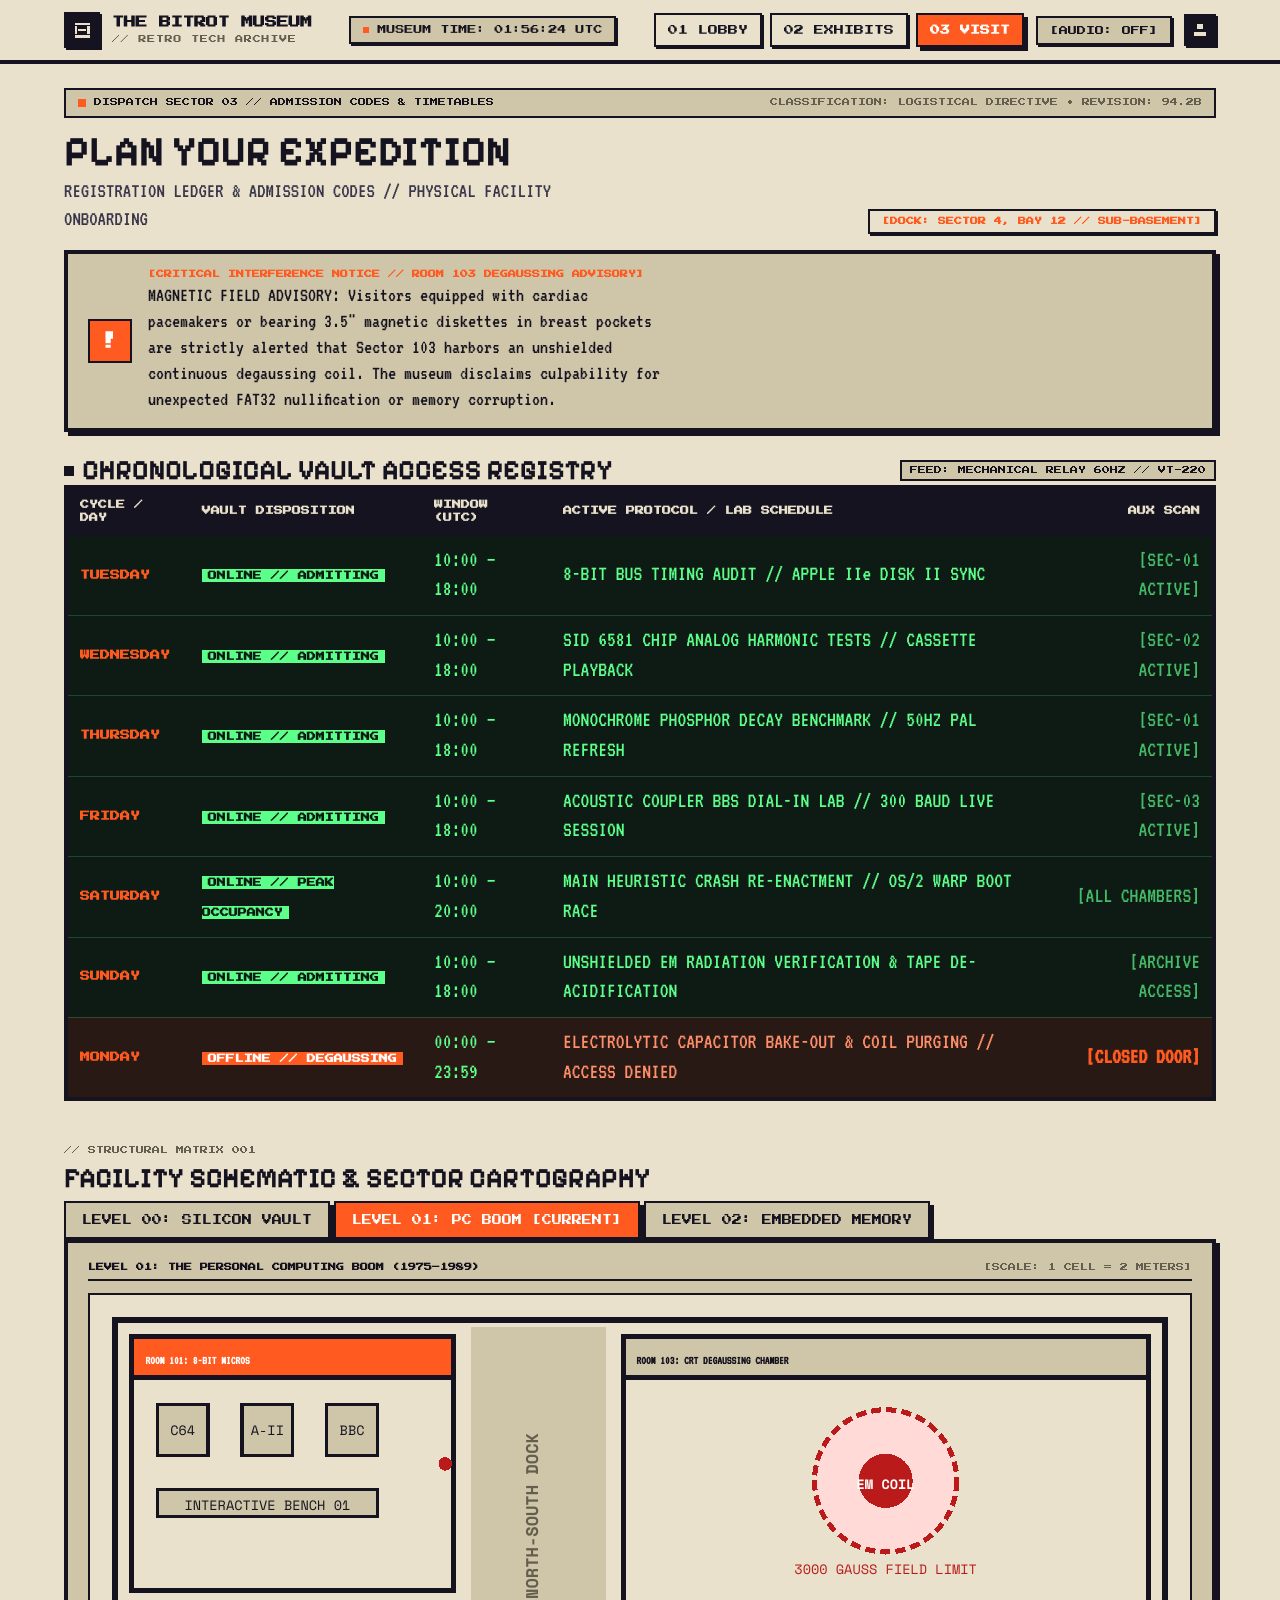
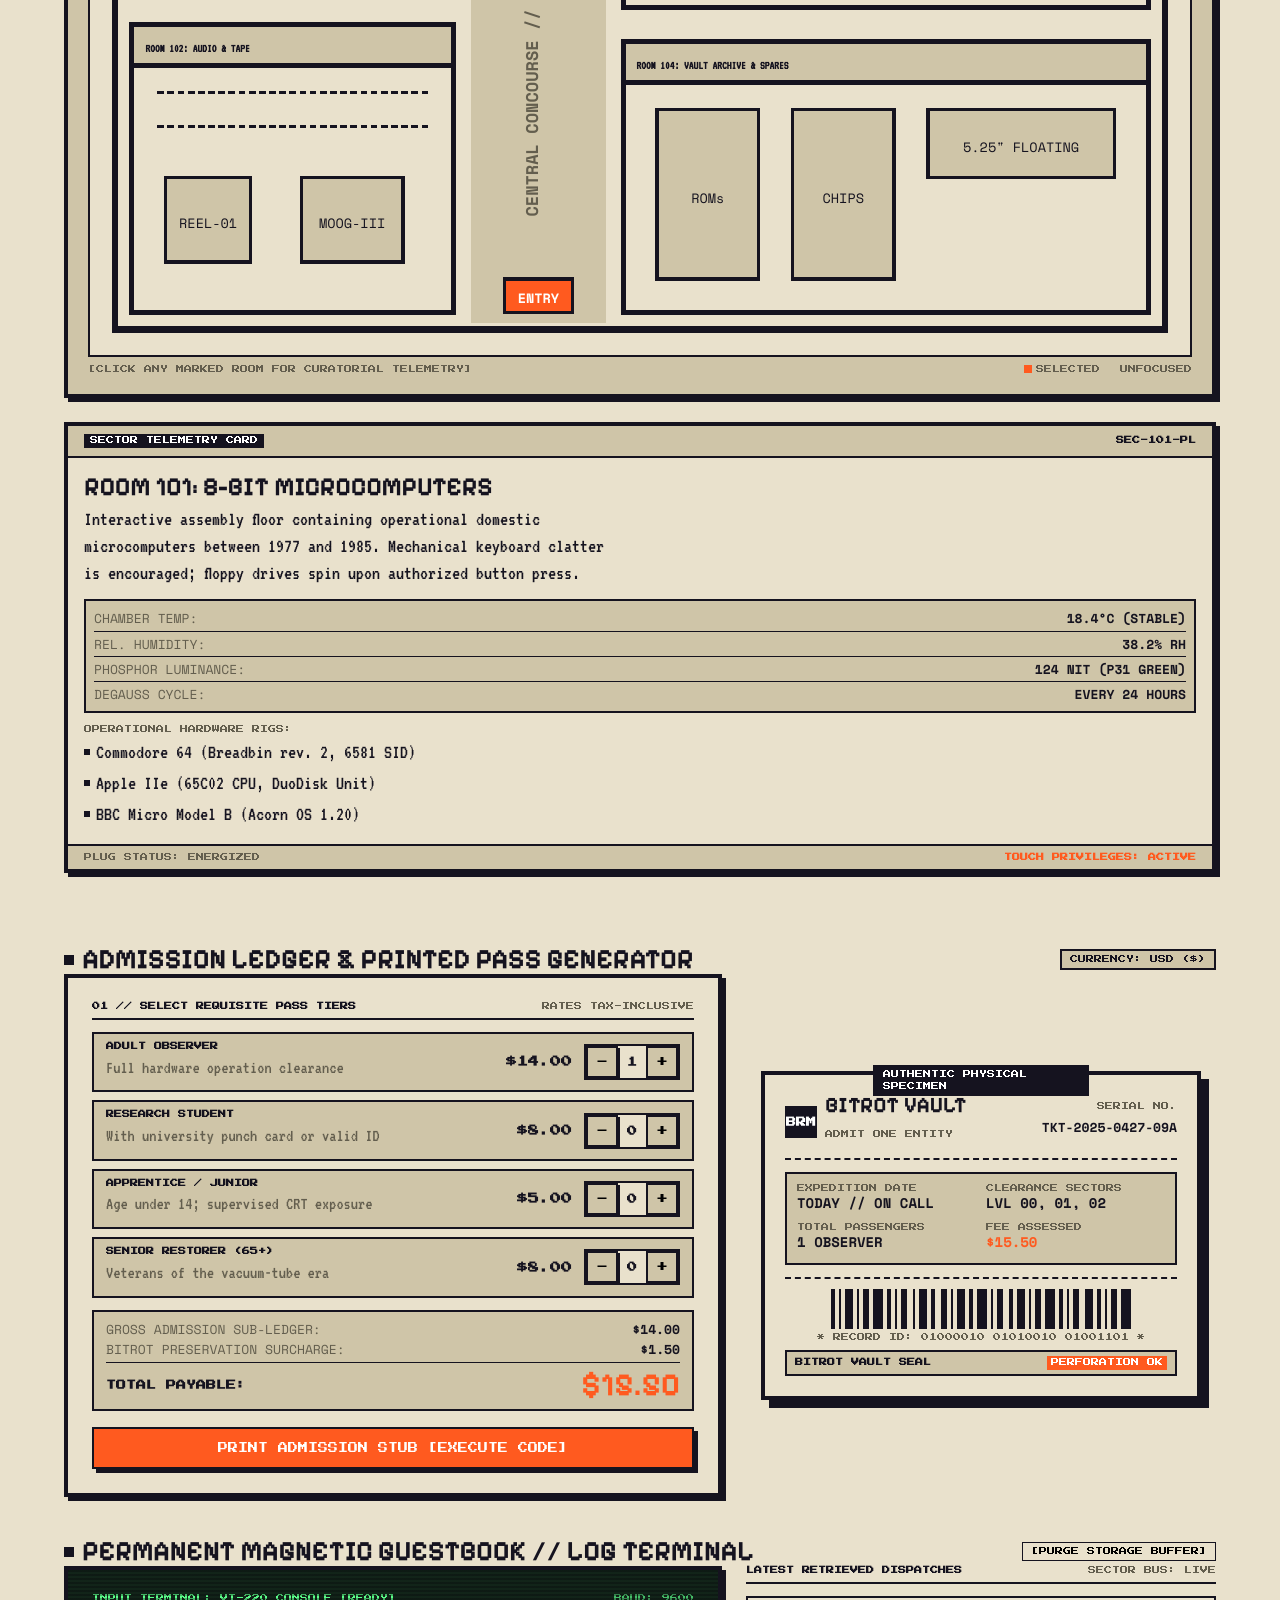
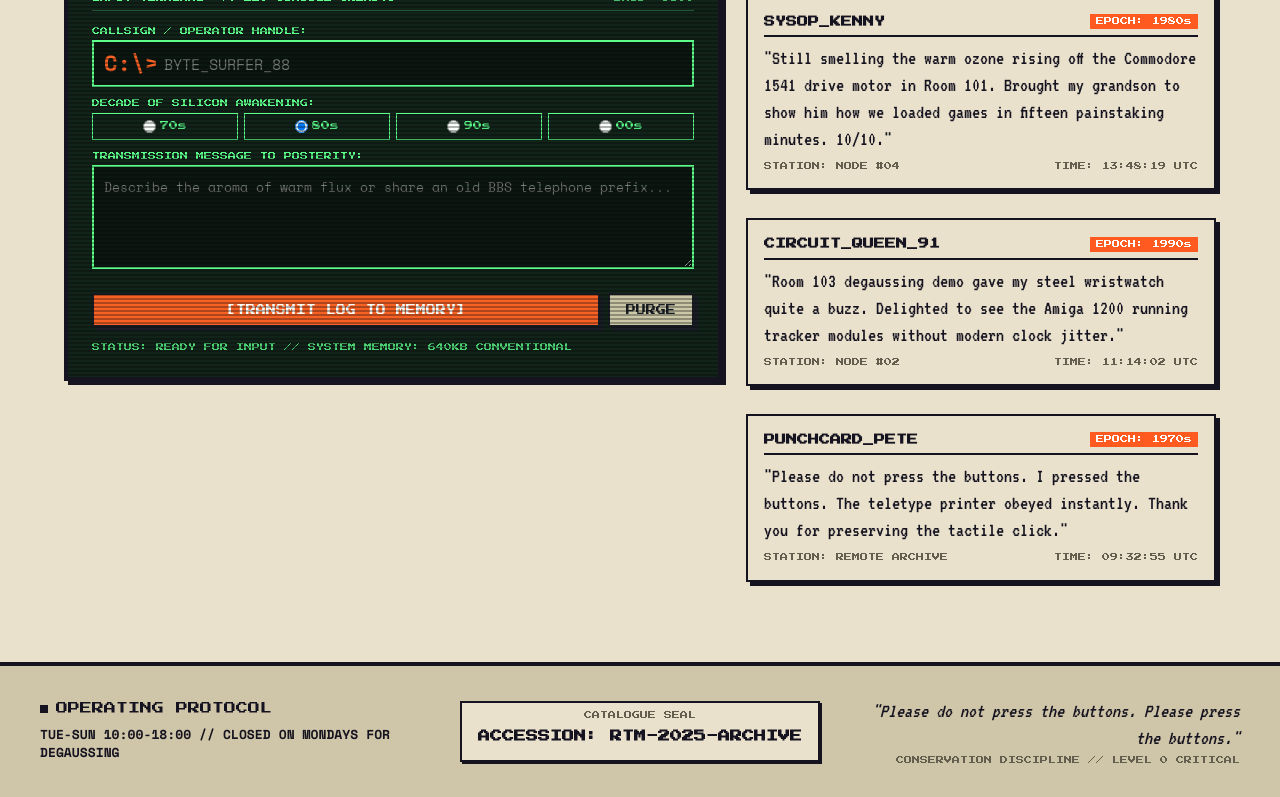
<file: visit.html>
<!DOCTYPE html>
<html lang="en">
<head>
  <meta charset="UTF-8" />
  <meta name="viewport" content="width=device-width, initial-scale=1.0" />
  <title>The Bitrot Museum // Plan Your Expedition</title>
  <meta name="description" content="Plan your expedition to The Bitrot Museum of Retro Technology. Facility cartography, admission passes, and magnetic guestbook." />
  <meta property="og:title" content="The Bitrot Museum // Plan Your Expedition" />
  <meta property="og:description" content="Facility cartography, schedule departure board, ticket generator, and magnetic guestbook." />
  <meta property="og:type" content="website" />

  <!-- Self-hosted / Google Webfonts with strict monospace fallbacks -->
  <link rel="preconnect" href="https://fonts.googleapis.com" />
  <link rel="preconnect" href="https://fonts.gstatic.com" crossorigin />
  <link href="https://fonts.googleapis.com/css2?family=Pixelify+Sans:wght@500;700&family=Press+Start+2P&family=Space+Grotesk:wght@700&family=Space+Mono:ital,wght@0,400;0,700;1,400&family=VT323&display=swap" rel="stylesheet" />

  <!-- Master Stylesheet -->
  <link rel="stylesheet" href="style.css" />
</head>
<body data-page="visit">

  <!-- ACCESSIBLE SKIP TO CONTENT -->
  <a href="#main-content" class="skip-link">SKIP TO CONTENT [ALT+S]</a>

  <!-- PERSISTENT HEADER (SHARED COMPONENT) -->
  <header class="site-header">
    <div class="header-inner">
      <!-- Logo Mark + Wordmark -->
      <a href="index.html" class="brand-anchor" aria-label="The Bitrot Museum Lobby">
        <div class="logo-badge" aria-hidden="true">
          <svg width="20" height="20" viewBox="0 0 16 16" fill="currentColor" shape-rendering="crispEdges">
            <path d="M2 2h12v2H2zm0 3h2v6H2zm10 0h2v6h-2zM2 12h12v2H2zm3-5h6v2H5z" />
          </svg>
        </div>
        <div class="brand-text">
          <span class="brand-title">THE BITROT MUSEUM</span>
          <span class="brand-sub">// RETRO TECH ARCHIVE</span>
        </div>
      </a>

      <!-- Live Museum UTC Clock -->
      <div class="museum-time-chip" title="Live System Calibration Time">
        <span class="time-pulse-dot" aria-hidden="true"></span>
        <span class="museum-live-time">MUSEUM TIME: 14:02:41 UTC</span>
      </div>

      <!-- Navigation & Controls -->
      <div class="header-actions">
        <nav class="main-nav" aria-label="Primary Museum Navigation">
          <a href="index.html" class="nav-link">01 LOBBY</a>
          <a href="exhibits.html" class="nav-link">02 EXHIBITS</a>
          <a href="visit.html" class="nav-link active" aria-current="page">03 VISIT</a>
        </nav>

        <!-- Sound Toggle -->
        <button type="button" class="btn-toggle-sound" aria-pressed="false" title="Toggle 8-Bit Web Audio Feedback">
          <span class="sound-label">[AUDIO: OFF]</span>
        </button>

        <!-- Operator Badge -->
        <div class="logo-badge" style="width: 32px; height: 32px; cursor: default;" title="Operator Terminal Active">
          <svg width="16" height="16" viewBox="0 0 16 16" fill="currentColor" shape-rendering="crispEdges">
            <path d="M5 2h6v5H5zm-3 8h12v4H2z" />
          </svg>
        </div>

        <!-- Mobile Nav Menu Trigger -->
        <button type="button" class="btn-mobile-nav" id="btn-mobile-nav-toggle" aria-label="Open Navigation Menu">
          [MENU ☰]
        </button>
      </div>
    </div>
  </header>

  <!-- MOBILE NAVIGATION FULLSCREEN OVERLAY -->
  <aside class="mobile-nav-overlay" id="mobile-nav-overlay" aria-label="Mobile Navigation Drawer">
    <div class="flex-between">
      <div class="brand-text">
        <span class="brand-title" style="color: var(--paper);">THE BITROT MUSEUM</span>
        <span class="brand-sub" style="color: var(--shade);">// SYSTEM ROUTE SELECTOR</span>
      </div>
      <button type="button" class="btn-pixel btn-signal" id="btn-mobile-nav-close">
        [CLOSE X]
      </button>
    </div>

    <nav class="mobile-nav-links">
      <a href="index.html" class="mobile-nav-item">01 LOBBY (OVERVIEW)</a>
      <a href="exhibits.html" class="mobile-nav-item">02 EXHIBITS (9 SPECIMENS)</a>
      <a href="visit.html" class="mobile-nav-item active">03 VISIT (CARTOGRAPHY & PASSES)</a>
    </nav>

    <div style="border-top: 2px solid var(--paper); padding-top: 16px;">
      <span class="pixel-label-sm" style="color: var(--shade);">MUSEUM ARCHIVE OPERATIONAL // CONSERVATION DISCIPLINE</span>
    </div>
  </aside>

  <!-- MAIN VISIT CONTENT -->
  <main id="main-content" class="container my-space-lg">

    <!-- 1. PAGE HEADER & DEGAUSSING ADVISORY DISPATCH -->
    <section class="mb-space-lg" aria-labelledby="visit-heading">
      <div class="flex-between" style="background-color: var(--shade); border: var(--border-thin); padding: 8px 12px; margin-bottom: 12px; flex-wrap: wrap; gap: 8px;">
        <div style="display: flex; align-items: center; gap: 8px;">
          <span style="width: 8px; height: 8px; background-color: var(--signal); display: inline-block;"></span>
          <span class="pixel-label-sm">DISPATCH SECTOR 03 // ADMISSION CODES & TIMETABLES</span>
        </div>
        <span class="pixel-label-sm" style="color: #635E4E;">CLASSIFICATION: LOGISTICAL DIRECTIVE • REVISION: 94.2B</span>
      </div>

      <div class="flex-between" style="flex-wrap: wrap; gap: 16px; align-items: flex-end; margin-bottom: 16px;">
        <div>
          <h1 id="visit-heading" style="font-size: 42px; line-height: 1.05;">PLAN YOUR EXPEDITION</h1>
          <p style="font-size: 21px; color: #38354A; margin-top: 4px;">
            REGISTRATION LEDGER & ADMISSION CODES // PHYSICAL FACILITY ONBOARDING
          </p>
        </div>

        <div style="background-color: var(--paper); border: var(--border-thin); padding: 6px 12px; display: flex; align-items: center; gap: 8px; box-shadow: var(--shadow-sm);">
          <span class="pixel-label-sm" style="color: var(--signal); font-weight: bold;">[DOCK: SECTOR 4, BAY 12 // SUB-BASEMENT]</span>
        </div>
      </div>

      <!-- Critical Degaussing Interference Caution Banner -->
      <aside style="background-color: var(--shade); border: var(--border-thick); box-shadow: var(--shadow-base); padding: 16px 20px; display: flex; gap: 16px; align-items: center;" aria-label="Electromagnetic Interference Notice">
        <div style="width: 44px; height: 44px; background-color: var(--signal); color: #ffffff; display: flex; align-items: center; justify-content: center; border: var(--border-thin); flex-shrink: 0; font-family: var(--font-pixel); font-size: 18px; font-weight: bold;">
          !
        </div>
        <div>
          <span class="pixel-label-sm" style="color: var(--signal); font-weight: bold; display: block; margin-bottom: 2px;">
            [CRITICAL INTERFERENCE NOTICE // ROOM 103 DEGAUSSING ADVISORY]
          </span>
          <p style="font-size: 20px; line-height: 1.3; color: var(--ink);">
            MAGNETIC FIELD ADVISORY: Visitors equipped with cardiac pacemakers or bearing 3.5" magnetic diskettes in breast pockets are strictly alerted that Sector 103 harbors an unshielded continuous degaussing coil. The museum disclaims culpability for unexpected FAT32 nullification or memory corruption.
          </p>
        </div>
      </aside>
    </section>

    <!-- 2. RETRO DEPARTURE-BOARD SCHEDULE TABLE -->
    <section class="mb-space-xl" aria-labelledby="schedule-heading">
      <div class="flex-between mb-space-sm" style="flex-wrap: wrap; gap: 8px;">
        <div style="display: flex; align-items: center; gap: 8px;">
          <span style="width: 10px; height: 10px; background-color: var(--ink); display: inline-block;"></span>
          <h2 id="schedule-heading" style="font-size: 28px;">CHRONOLOGICAL VAULT ACCESS REGISTRY</h2>
        </div>
        <span class="pixel-label-sm" style="background: var(--shade); border: var(--border-thin); padding: 4px 8px;">
          FEED: MECHANICAL RELAY 60HZ // VT-220
        </span>
      </div>

      <!-- Departure Board Terminal Enclosure -->
      <div style="overflow-x: auto;">
        <table class="departure-board-table" aria-label="Museum Opening Hours and Protocol Schedule">
          <thead>
            <tr>
              <th>CYCLE / DAY</th>
              <th>VAULT DISPOSITION</th>
              <th>WINDOW (UTC)</th>
              <th>ACTIVE PROTOCOL / LAB SCHEDULE</th>
              <th style="text-align: right;">AUX SCAN</th>
            </tr>
          </thead>
          <tbody>
            <tr>
              <td style="color: var(--signal); font-weight: bold; font-family: var(--font-pixel); font-size: 10px;">TUESDAY</td>
              <td><span style="background: var(--phosphor); color: #0E1A14; padding: 2px 6px; font-weight: bold; font-family: var(--font-pixel); font-size: 9px;">ONLINE // ADMITTING</span></td>
              <td>10:00 — 18:00</td>
              <td>8-BIT BUS TIMING AUDIT // APPLE IIe DISK II SYNC</td>
              <td style="text-align: right; color: rgba(92, 255, 138, 0.7);">[SEC-01 ACTIVE]</td>
            </tr>
            <tr>
              <td style="color: var(--signal); font-weight: bold; font-family: var(--font-pixel); font-size: 10px;">WEDNESDAY</td>
              <td><span style="background: var(--phosphor); color: #0E1A14; padding: 2px 6px; font-weight: bold; font-family: var(--font-pixel); font-size: 9px;">ONLINE // ADMITTING</span></td>
              <td>10:00 — 18:00</td>
              <td>SID 6581 CHIP ANALOG HARMONIC TESTS // CASSETTE PLAYBACK</td>
              <td style="text-align: right; color: rgba(92, 255, 138, 0.7);">[SEC-02 ACTIVE]</td>
            </tr>
            <tr>
              <td style="color: var(--signal); font-weight: bold; font-family: var(--font-pixel); font-size: 10px;">THURSDAY</td>
              <td><span style="background: var(--phosphor); color: #0E1A14; padding: 2px 6px; font-weight: bold; font-family: var(--font-pixel); font-size: 9px;">ONLINE // ADMITTING</span></td>
              <td>10:00 — 18:00</td>
              <td>MONOCHROME PHOSPHOR DECAY BENCHMARK // 50HZ PAL REFRESH</td>
              <td style="text-align: right; color: rgba(92, 255, 138, 0.7);">[SEC-01 ACTIVE]</td>
            </tr>
            <tr>
              <td style="color: var(--signal); font-weight: bold; font-family: var(--font-pixel); font-size: 10px;">FRIDAY</td>
              <td><span style="background: var(--phosphor); color: #0E1A14; padding: 2px 6px; font-weight: bold; font-family: var(--font-pixel); font-size: 9px;">ONLINE // ADMITTING</span></td>
              <td>10:00 — 18:00</td>
              <td>ACOUSTIC COUPLER BBS DIAL-IN LAB // 300 BAUD LIVE SESSION</td>
              <td style="text-align: right; color: rgba(92, 255, 138, 0.7);">[SEC-03 ACTIVE]</td>
            </tr>
            <tr>
              <td style="color: var(--signal); font-weight: bold; font-family: var(--font-pixel); font-size: 10px;">SATURDAY</td>
              <td><span style="background: var(--phosphor); color: #0E1A14; padding: 2px 6px; font-weight: bold; font-family: var(--font-pixel); font-size: 9px;">ONLINE // PEAK OCCUPANCY</span></td>
              <td>10:00 — 20:00</td>
              <td>MAIN HEURISTIC CRASH RE-ENACTMENT // OS/2 WARP BOOT RACE</td>
              <td style="text-align: right; color: rgba(92, 255, 138, 0.7);">[ALL CHAMBERS]</td>
            </tr>
            <tr>
              <td style="color: var(--signal); font-weight: bold; font-family: var(--font-pixel); font-size: 10px;">SUNDAY</td>
              <td><span style="background: var(--phosphor); color: #0E1A14; padding: 2px 6px; font-weight: bold; font-family: var(--font-pixel); font-size: 9px;">ONLINE // ADMITTING</span></td>
              <td>10:00 — 18:00</td>
              <td>UNSHIELDED EM RADIATION VERIFICATION & TAPE DE-ACIDIFICATION</td>
              <td style="text-align: right; color: rgba(92, 255, 138, 0.7);">[ARCHIVE ACCESS]</td>
            </tr>
            <tr style="background: rgba(186, 26, 26, 0.15);">
              <td style="color: #FF5A1F; font-weight: bold; font-family: var(--font-pixel); font-size: 10px;">MONDAY</td>
              <td><span style="background: var(--signal); color: #ffffff; padding: 2px 6px; font-weight: bold; font-family: var(--font-pixel); font-size: 9px;">OFFLINE // DEGAUSSING</span></td>
              <td>00:00 — 23:59</td>
              <td style="color: #FF8F6B;">ELECTROLYTIC CAPACITOR BAKE-OUT & COIL PURGING // ACCESS DENIED</td>
              <td style="text-align: right; color: var(--signal); font-weight: bold;">[CLOSED DOOR]</td>
            </tr>
          </tbody>
        </table>
      </div>
    </section>

    <!-- 3. ARCHITECTURAL 3-FLOOR CARTOGRAPHY & SECTOR INSPECTOR -->
    <section class="mb-space-xl" aria-labelledby="cartography-heading">
      <div class="flex-between mb-space-sm" style="flex-wrap: wrap; gap: 8px;">
        <div>
          <span class="pixel-label-sm" style="color: #635E4E;">// STRUCTURAL MATRIX 001</span>
          <h2 id="cartography-heading" style="font-size: 28px;">FACILITY SCHEMATIC & SECTOR CARTOGRAPHY</h2>
        </div>

        <!-- 3 Floor Switchers -->
        <div style="display: flex; gap: 4px; flex-wrap: wrap;">
          <button type="button" class="btn-pixel btn-shade" id="btn-floor-00" onclick="switchFloorLevel('lvl00')">LEVEL 00: SILICON VAULT</button>
          <button type="button" class="btn-pixel btn-signal" id="btn-floor-01" onclick="switchFloorLevel('lvl01')">LEVEL 01: PC BOOM [CURRENT]</button>
          <button type="button" class="btn-pixel btn-shade" id="btn-floor-02" onclick="switchFloorLevel('lvl02')">LEVEL 02: EMBEDDED MEMORY</button>
        </div>
      </div>

      <!-- Floor Plan Grid: Schematic + Inspector Placard -->
      <div style="display: grid; grid-template-columns: 1fr; gap: 24px;">
        <div style="display: grid; grid-template-columns: 1fr; gap: 24px;" class="hero-grid">
          <!-- Left: SVG Floor Plan Canvas -->
          <div style="background-color: var(--shade); border: var(--border-thick); box-shadow: var(--shadow-base); padding: 20px;">
            <div class="flex-between" style="border-bottom: var(--border-thin); padding-bottom: 6px; margin-bottom: 12px;">
              <span class="pixel-label-sm" id="floor-title-display" style="font-weight: bold; color: var(--ink);">LEVEL 01: THE PERSONAL COMPUTING BOOM (1975–1989)</span>
              <span class="pixel-label-sm" style="color: #635E4E;">[SCALE: 1 CELL = 2 METERS]</span>
            </div>

            <!-- Crisp Architectural Vector Blueprint -->
            <div style="background: var(--paper); border: var(--border-thin); overflow-x: auto; padding: 8px;">
              <svg width="100%" height="auto" viewBox="0 0 640 380" shape-rendering="crispEdges" style="min-width: 500px;" aria-label="Interactive Museum Floor Plan Blueprint">
                <!-- Perimeter Walls -->
                <rect x="10" y="10" width="620" height="360" fill="#E9E1CC" stroke="#15131F" stroke-width="4" />
                
                <!-- Central Concourse -->
                <rect x="220" y="14" width="80" height="352" fill="#CFC5A8" />
                <text x="260" y="190" font-family="Space Mono" font-size="10" font-weight="bold" fill="#635E4E" text-anchor="middle" transform="rotate(-90 260 190)">
                  CENTRAL CONCOURSE // NORTH-SOUTH DOCK
                </text>

                <!-- Room 101: 8-Bit Microcomputers (Interactive) -->
                <g style="cursor: pointer;" onclick="inspectFloorRoom('101')">
                  <rect x="20" y="20" width="190" height="150" fill="#E9E1CC" stroke="#15131F" stroke-width="3" />
                  <rect x="20" y="20" width="190" height="24" fill="#FF5A1F" stroke="#15131F" stroke-width="3" />
                  <text x="28" y="36" font-family="Press Start 2P" font-size="7" fill="#FFFFFF" font-weight="bold">ROOM 101: 8-BIT MICROS</text>
                  <!-- Workstations -->
                  <rect x="35" y="60" width="30" height="30" fill="#CFC5A8" stroke="#15131F" stroke-width="2" />
                  <text x="50" y="78" font-family="Space Mono" font-size="8" fill="#15131F" text-anchor="middle">C64</text>
                  <rect x="85" y="60" width="30" height="30" fill="#CFC5A8" stroke="#15131F" stroke-width="2" />
                  <text x="100" y="78" font-family="Space Mono" font-size="8" fill="#15131F" text-anchor="middle">A-II</text>
                  <rect x="135" y="60" width="30" height="30" fill="#CFC5A8" stroke="#15131F" stroke-width="2" />
                  <text x="150" y="78" font-family="Space Mono" font-size="8" fill="#15131F" text-anchor="middle">BBC</text>
                  <rect x="35" y="110" width="130" height="16" fill="#CFC5A8" stroke="#15131F" stroke-width="2" />
                  <text x="100" y="122" font-family="Space Mono" font-size="8" fill="#15131F" text-anchor="middle">INTERACTIVE BENCH 01</text>
                  <circle cx="205" cy="95" r="4" fill="#BA1A1A" />
                </g>

                <!-- Room 102: Analog Synthesis & Tape -->
                <g style="cursor: pointer;" onclick="inspectFloorRoom('102')">
                  <rect x="20" y="190" width="190" height="170" fill="#E9E1CC" stroke="#15131F" stroke-width="3" />
                  <rect x="20" y="190" width="190" height="24" fill="#CFC5A8" stroke="#15131F" stroke-width="3" />
                  <text x="28" y="206" font-family="Press Start 2P" font-size="7" fill="#15131F" font-weight="bold">ROOM 102: AUDIO & TAPE</text>
                  <line x1="35" y1="230" x2="195" y2="230" stroke="#15131F" stroke-dasharray="4 2" stroke-width="2" />
                  <line x1="35" y1="250" x2="195" y2="250" stroke="#15131F" stroke-dasharray="4 2" stroke-width="2" />
                  <rect x="40" y="280" width="50" height="50" fill="#CFC5A8" stroke="#15131F" stroke-width="2" />
                  <text x="65" y="310" font-family="Space Mono" font-size="8" fill="#15131F" text-anchor="middle">REEL-01</text>
                  <rect x="120" y="280" width="60" height="50" fill="#CFC5A8" stroke="#15131F" stroke-width="2" />
                  <text x="150" y="310" font-family="Space Mono" font-size="8" fill="#15131F" text-anchor="middle">MOOG-III</text>
                </g>

                <!-- Room 103: CRT Degaussing Chamber -->
                <g style="cursor: pointer;" onclick="inspectFloorRoom('103')">
                  <rect x="310" y="20" width="310" height="160" fill="#E9E1CC" stroke="#15131F" stroke-width="3" />
                  <rect x="310" y="20" width="310" height="24" fill="#CFC5A8" stroke="#15131F" stroke-width="3" />
                  <text x="318" y="36" font-family="Press Start 2P" font-size="7" fill="#15131F" font-weight="bold">ROOM 103: CRT DEGAUSSING CHAMBER</text>
                  <!-- High Voltage Coil Warning Core -->
                  <circle cx="465" cy="105" r="42" fill="#FFDAD6" stroke="#BA1A1A" stroke-dasharray="6 3" stroke-width="3" />
                  <circle cx="465" cy="105" r="16" fill="#BA1A1A" />
                  <text x="465" y="110" font-family="Space Mono" font-size="8" font-weight="bold" fill="#FFFFFF" text-anchor="middle">EM COIL</text>
                  <text x="465" y="160" font-family="Space Mono" font-size="8" fill="#BA1A1A" text-anchor="middle">3000 GAUSS FIELD LIMIT</text>
                </g>

                <!-- Room 104: Vault Archive & Spares -->
                <g style="cursor: pointer;" onclick="inspectFloorRoom('104')">
                  <rect x="310" y="200" width="310" height="160" fill="#E9E1CC" stroke="#15131F" stroke-width="3" />
                  <rect x="310" y="200" width="310" height="24" fill="#CFC5A8" stroke="#15131F" stroke-width="3" />
                  <text x="318" y="216" font-family="Press Start 2P" font-size="7" fill="#15131F" font-weight="bold">ROOM 104: VAULT ARCHIVE & SPARES</text>
                  <!-- Compact Storage Racks -->
                  <rect x="330" y="240" width="60" height="100" fill="#CFC5A8" stroke="#15131F" stroke-width="2" />
                  <rect x="410" y="240" width="60" height="100" fill="#CFC5A8" stroke="#15131F" stroke-width="2" />
                  <rect x="490" y="240" width="110" height="40" fill="#CFC5A8" stroke="#15131F" stroke-width="2" />
                  <text x="360" y="295" font-family="Space Mono" font-size="8" fill="#15131F" text-anchor="middle">ROMs</text>
                  <text x="440" y="295" font-family="Space Mono" font-size="8" fill="#15131F" text-anchor="middle">CHIPS</text>
                  <text x="545" y="265" font-family="Space Mono" font-size="8" fill="#15131F" text-anchor="middle">5.25" FLOATING</text>
                </g>

                <!-- Entry Airlock -->
                <rect x="240" y="340" width="40" height="20" fill="#FF5A1F" stroke="#15131F" stroke-width="2" />
                <text x="260" y="354" font-family="Space Mono" font-size="8" font-weight="bold" fill="#FFFFFF" text-anchor="middle">ENTRY</text>
              </svg>
            </div>

            <div class="flex-between pixel-label-sm" style="margin-top: 8px; color: #635E4E;">
              <span>[CLICK ANY MARKED ROOM FOR CURATORIAL TELEMETRY]</span>
              <div style="display: flex; gap: 8px;">
                <span style="display: inline-flex; align-items: center; gap: 4px;"><span style="width: 8px; height: 8px; background: var(--signal); display: inline-block;"></span> SELECTED</span>
                <span style="display: inline-flex; align-items: center; gap: 4px;"><span style="width: 8px; height: 8px; background: var(--shade); display: inline-block;"></span> UNFOCUSED</span>
              </div>
            </div>
          </div>

          <!-- Right: Room Inspector Side Placard -->
          <article class="placard" id="inspector-side-card">
            <div class="placard-header">
              <span class="pixel-label-sm" style="background: var(--ink); color: #fff; padding: 2px 6px;">SECTOR TELEMETRY CARD</span>
              <span class="pixel-label-sm" id="inspect-code" style="color: var(--ink); font-weight: bold;">SEC-101-PL</span>
            </div>
            <div class="placard-body" style="gap: 12px;">
              <div>
                <h3 class="placard-title" id="inspect-title" style="font-size: 26px;">ROOM 101: 8-BIT MICROCOMPUTERS</h3>
                <p class="placard-text" id="inspect-desc" style="margin-top: 4px;">
                  Interactive assembly floor containing operational domestic microcomputers between 1977 and 1985. Mechanical keyboard clatter is encouraged; floppy drives spin upon authorized button press.
                </p>
              </div>

              <!-- Environmental Sensor Table -->
              <div style="background: var(--shade); border: var(--border-thin); padding: 8px;" class="mono-data">
                <div class="flex-between" style="border-bottom: 1px solid var(--ink); padding-bottom: 3px;">
                  <span style="color: #635E4E;">CHAMBER TEMP:</span>
                  <span id="inspect-temp" style="font-weight: bold;">18.4°C (STABLE)</span>
                </div>
                <div class="flex-between" style="border-bottom: 1px solid var(--ink); padding-bottom: 3px; padding-top: 3px;">
                  <span style="color: #635E4E;">REL. HUMIDITY:</span>
                  <span id="inspect-hum" style="font-weight: bold;">38.2% RH</span>
                </div>
                <div class="flex-between" style="border-bottom: 1px solid var(--ink); padding-bottom: 3px; padding-top: 3px;">
                  <span style="color: #635E4E;">PHOSPHOR LUMINANCE:</span>
                  <span id="inspect-lum" style="font-weight: bold;">124 NIT (P31 GREEN)</span>
                </div>
                <div class="flex-between" style="padding-top: 3px;">
                  <span style="color: #635E4E;">DEGAUSS CYCLE:</span>
                  <span id="inspect-deg" style="font-weight: bold;">EVERY 24 HOURS</span>
                </div>
              </div>

              <!-- Operational Hardware Units -->
              <div>
                <span class="pixel-label-sm" style="color: #635E4E; display: block; margin-bottom: 4px;">OPERATIONAL HARDWARE RIGS:</span>
                <ul id="inspect-rigs-list" style="list-style: none; display: flex; flex-direction: column; gap: 4px;">
                  <li style="display: flex; align-items: center; gap: 6px; font-family: var(--font-body); font-size: 20px;">
                    <span style="display:inline-block; width:6px; height:6px; background-color: var(--ink);"></span>
                    <span>Commodore 64 (Breadbin rev. 2, 6581 SID)</span>
                  </li>
                  <li style="display: flex; align-items: center; gap: 6px; font-family: var(--font-body); font-size: 20px;">
                    <span style="display:inline-block; width:6px; height:6px; background-color: var(--ink);"></span>
                    <span>Apple IIe (65C02 CPU, DuoDisk Unit)</span>
                  </li>
                  <li style="display: flex; align-items: center; gap: 6px; font-family: var(--font-body); font-size: 20px;">
                    <span style="display:inline-block; width:6px; height:6px; background-color: var(--ink);"></span>
                    <span>BBC Micro Model B (Acorn OS 1.20)</span>
                  </li>
                </ul>
              </div>
            </div>
            <div class="placard-footer">
              <span>PLUG STATUS: ENERGIZED</span>
              <span style="color: var(--signal); font-weight: bold;">TOUCH PRIVILEGES: ACTIVE</span>
            </div>
          </article>
        </div>
      </div>
    </section>

    <!-- 4. ADMISSION LEDGER & PRINTED PASS GENERATOR -->
    <section class="mb-space-xl" aria-labelledby="tickets-heading">
      <div class="flex-between mb-space-sm" style="flex-wrap: wrap; gap: 8px;">
        <div style="display: flex; align-items: center; gap: 8px;">
          <span style="width: 10px; height: 10px; background-color: var(--ink); display: inline-block;"></span>
          <h2 id="tickets-heading" style="font-size: 28px;">ADMISSION LEDGER & PRINTED PASS GENERATOR</h2>
        </div>
        <span class="pixel-label-sm" style="background: var(--shade); border: var(--border-thin); padding: 4px 8px;">CURRENCY: USD ($)</span>
      </div>

      <div class="hero-grid" style="align-items: stretch;">
        <!-- Left: Ticket Builder Controls -->
        <div class="ticket-builder-card" style="display: flex; flex-direction: column; justify-content: space-between;">
          <div>
            <div class="flex-between" style="border-bottom: var(--border-thin); padding-bottom: 6px; margin-bottom: 12px;">
              <span class="pixel-label-sm" style="font-weight: bold;">01 // SELECT REQUISITE PASS TIERS</span>
              <span class="pixel-label-sm" style="color: #635E4E;">RATES TAX-INCLUSIVE</span>
            </div>

            <!-- Tier 1: Adult -->
            <div class="flex-between" style="background: var(--shade); border: var(--border-thin); padding: 8px 12px; margin-bottom: 8px;">
              <div>
                <span class="pixel-label-sm" style="font-weight: bold; display: block;">ADULT OBSERVER</span>
                <span style="font-size: 18px; color: #635E4E;">Full hardware operation clearance</span>
              </div>
              <div style="display: flex; align-items: center; gap: 12px;">
                <span style="font-family: var(--font-pixel); font-size: 11px; font-weight: bold;">$14.00</span>
                <div style="display: flex; align-items: center; border: var(--border-thin); background: var(--paper);">
                  <button type="button" class="ticket-stepper-btn" onclick="stepTicket('adult', -1)" aria-label="Decrease adult tickets">-</button>
                  <span id="qty-adult" style="width: 28px; text-align: center; font-family: var(--font-pixel); font-size: 10px; font-weight: bold;">1</span>
                  <button type="button" class="ticket-stepper-btn" onclick="stepTicket('adult', 1)" aria-label="Increase adult tickets">+</button>
                </div>
              </div>
            </div>

            <!-- Tier 2: Student -->
            <div class="flex-between" style="background: var(--shade); border: var(--border-thin); padding: 8px 12px; margin-bottom: 8px;">
              <div>
                <span class="pixel-label-sm" style="font-weight: bold; display: block;">RESEARCH STUDENT</span>
                <span style="font-size: 18px; color: #635E4E;">With university punch card or valid ID</span>
              </div>
              <div style="display: flex; align-items: center; gap: 12px;">
                <span style="font-family: var(--font-pixel); font-size: 11px; font-weight: bold;">$8.00</span>
                <div style="display: flex; align-items: center; border: var(--border-thin); background: var(--paper);">
                  <button type="button" class="ticket-stepper-btn" onclick="stepTicket('student', -1)" aria-label="Decrease student tickets">-</button>
                  <span id="qty-student" style="width: 28px; text-align: center; font-family: var(--font-pixel); font-size: 10px; font-weight: bold;">0</span>
                  <button type="button" class="ticket-stepper-btn" onclick="stepTicket('student', 1)" aria-label="Increase student tickets">+</button>
                </div>
              </div>
            </div>

            <!-- Tier 3: Junior -->
            <div class="flex-between" style="background: var(--shade); border: var(--border-thin); padding: 8px 12px; margin-bottom: 8px;">
              <div>
                <span class="pixel-label-sm" style="font-weight: bold; display: block;">APPRENTICE / JUNIOR</span>
                <span style="font-size: 18px; color: #635E4E;">Age under 14; supervised CRT exposure</span>
              </div>
              <div style="display: flex; align-items: center; gap: 12px;">
                <span style="font-family: var(--font-pixel); font-size: 11px; font-weight: bold;">$5.00</span>
                <div style="display: flex; align-items: center; border: var(--border-thin); background: var(--paper);">
                  <button type="button" class="ticket-stepper-btn" onclick="stepTicket('junior', -1)" aria-label="Decrease junior tickets">-</button>
                  <span id="qty-junior" style="width: 28px; text-align: center; font-family: var(--font-pixel); font-size: 10px; font-weight: bold;">0</span>
                  <button type="button" class="ticket-stepper-btn" onclick="stepTicket('junior', 1)" aria-label="Increase junior tickets">+</button>
                </div>
              </div>
            </div>

            <!-- Tier 4: Senior -->
            <div class="flex-between" style="background: var(--shade); border: var(--border-thin); padding: 8px 12px; margin-bottom: 12px;">
              <div>
                <span class="pixel-label-sm" style="font-weight: bold; display: block;">SENIOR RESTORER (65+)</span>
                <span style="font-size: 18px; color: #635E4E;">Veterans of the vacuum-tube era</span>
              </div>
              <div style="display: flex; align-items: center; gap: 12px;">
                <span style="font-family: var(--font-pixel); font-size: 11px; font-weight: bold;">$8.00</span>
                <div style="display: flex; align-items: center; border: var(--border-thin); background: var(--paper);">
                  <button type="button" class="ticket-stepper-btn" onclick="stepTicket('senior', -1)" aria-label="Decrease senior tickets">-</button>
                  <span id="qty-senior" style="width: 28px; text-align: center; font-family: var(--font-pixel); font-size: 10px; font-weight: bold;">0</span>
                  <button type="button" class="ticket-stepper-btn" onclick="stepTicket('senior', 1)" aria-label="Increase senior tickets">+</button>
                </div>
              </div>
            </div>

            <!-- Subtotal and Levy Ledger -->
            <div style="background: var(--shade); border: var(--border-thin); padding: 8px 12px;" class="mono-data">
              <div class="flex-between" style="padding-bottom: 2px;">
                <span style="color: #635E4E;">GROSS ADMISSION SUB-LEDGER:</span>
                <span id="calc-subtotal" style="font-weight: bold;">$14.00</span>
              </div>
              <div class="flex-between" style="padding-bottom: 4px; border-bottom: 1px solid var(--ink);">
                <span style="color: #635E4E;">BITROT PRESERVATION SURCHARGE:</span>
                <span id="calc-levy" style="font-weight: bold;">$1.50</span>
              </div>
              <div class="flex-between" style="padding-top: 6px; font-size: 16px;">
                <span style="font-family: var(--font-pixel); font-size: 10px; font-weight: bold;">TOTAL PAYABLE:</span>
                <span id="calc-total" style="font-family: var(--font-display); font-size: 32px; color: var(--signal); font-weight: bold; line-height: 1;">$15.50</span>
              </div>
            </div>
          </div>

          <button type="button" class="btn-pixel btn-signal" style="width: 100%; margin-top: 16px; padding: 14px;" onclick="printTicketStub()">
            PRINT ADMISSION STUB [EXECUTE CODE]
          </button>
        </div>

        <!-- Right: Authentic Rendered Physical Ticket Stub Object -->
        <div style="display: flex; align-items: center; justify-content: center;">
          <div id="physical-ticket-stub" style="background-color: var(--paper); border: var(--border-thick); box-shadow: var(--shadow-lg); padding: 20px; width: 100%; max-width: 440px; position: relative;">
            
            <div style="position: absolute; top: -10px; left: 50%; transform: translateX(-50%); background: var(--ink); color: #fff; font-family: var(--font-pixel); font-size: 8px; padding: 2px 8px; border: var(--border-thin);">
              AUTHENTIC PHYSICAL SPECIMEN
            </div>

            <!-- Stub Header -->
            <div class="flex-between" style="border-bottom: 2px dashed var(--ink); padding-bottom: 10px; margin-bottom: 12px;">
              <div style="display: flex; align-items: center; gap: 8px;">
                <div style="width: 32px; height: 32px; background: var(--ink); color: #fff; display: flex; align-items: center; justify-content: center; font-family: var(--font-pixel); font-size: 10px; font-weight: bold;">
                  BRM
                </div>
                <div>
                  <span style="font-family: var(--font-display); font-size: 22px; font-weight: bold; line-height: 1; display: block;">BITROT VAULT</span>
                  <span class="pixel-label-sm" style="color: #635E4E;">ADMIT ONE ENTITY</span>
                </div>
              </div>
              <div style="text-align: right;">
                <span class="pixel-label-sm" style="color: #635E4E; display: block;">SERIAL NO.</span>
                <span id="stub-serial" class="mono-data" style="font-weight: bold;">TKT-2025-0427-09A</span>
              </div>
            </div>

            <!-- Stub Data Grid -->
            <div style="display: grid; grid-template-columns: 1fr 1fr; gap: 10px; background: var(--shade); border: var(--border-thin); padding: 10px; margin-bottom: 12px;" class="mono-data">
              <div>
                <span class="pixel-label-sm" style="color: #635E4E; display: block;">EXPEDITION DATE</span>
                <strong style="font-size: 14px;">TODAY // ON CALL</strong>
              </div>
              <div>
                <span class="pixel-label-sm" style="color: #635E4E; display: block;">CLEARANCE SECTORS</span>
                <strong style="font-size: 14px;">LVL 00, 01, 02</strong>
              </div>
              <div>
                <span class="pixel-label-sm" style="color: #635E4E; display: block;">TOTAL PASSENGERS</span>
                <strong id="stub-passengers" style="font-size: 14px;">1 OBSERVER</strong>
              </div>
              <div>
                <span class="pixel-label-sm" style="color: #635E4E; display: block;">FEE ASSESSED</span>
                <strong id="stub-fee" style="font-size: 14px; color: var(--signal);">$15.50</strong>
              </div>
            </div>

            <!-- Pixel Accession Barcode (Crisp SVG) -->
            <div style="display: flex; flex-direction: column; align-items: center; gap: 4px; border-top: 2px dashed var(--ink); padding-top: 10px;">
              <svg width="100%" height="40" viewBox="0 0 320 40" shape-rendering="crispEdges" aria-label="Ticket Machine Readable Barcode">
                <rect x="10" y="0" width="4" height="40" fill="#15131F" />
                <rect x="18" y="0" width="2" height="40" fill="#15131F" />
                <rect x="24" y="0" width="8" height="40" fill="#15131F" />
                <rect x="36" y="0" width="2" height="40" fill="#15131F" />
                <rect x="42" y="0" width="6" height="40" fill="#15131F" />
                <rect x="52" y="0" width="10" height="40" fill="#15131F" />
                <rect x="66" y="0" width="4" height="40" fill="#15131F" />
                <rect x="74" y="0" width="2" height="40" fill="#15131F" />
                <rect x="80" y="0" width="6" height="40" fill="#15131F" />
                <rect x="92" y="0" width="2" height="40" fill="#15131F" />
                <rect x="98" y="0" width="8" height="40" fill="#15131F" />
                <rect x="110" y="0" width="4" height="40" fill="#15131F" />
                <rect x="120" y="0" width="6" height="40" fill="#15131F" />
                <rect x="130" y="0" width="2" height="40" fill="#15131F" />
                <rect x="136" y="0" width="8" height="40" fill="#15131F" />
                <rect x="148" y="0" width="4" height="40" fill="#15131F" />
                <rect x="156" y="0" width="10" height="40" fill="#15131F" />
                <rect x="170" y="0" width="2" height="40" fill="#15131F" />
                <rect x="176" y="0" width="6" height="40" fill="#15131F" />
                <rect x="188" y="0" width="4" height="40" fill="#15131F" />
                <rect x="196" y="0" width="8" height="40" fill="#15131F" />
                <rect x="208" y="0" width="2" height="40" fill="#15131F" />
                <rect x="214" y="0" width="6" height="40" fill="#15131F" />
                <rect x="224" y="0" width="10" height="40" fill="#15131F" />
                <rect x="238" y="0" width="4" height="40" fill="#15131F" />
                <rect x="246" y="0" width="2" height="40" fill="#15131F" />
                <rect x="252" y="0" width="6" height="40" fill="#15131F" />
                <rect x="264" y="0" width="8" height="40" fill="#15131F" />
                <rect x="276" y="0" width="4" height="40" fill="#15131F" />
                <rect x="284" y="0" width="2" height="40" fill="#15131F" />
                <rect x="290" y="0" width="6" height="40" fill="#15131F" />
                <rect x="300" y="0" width="10" height="40" fill="#15131F" />
              </svg>
              <span class="pixel-label-sm" style="color: #635E4E; font-size: 8px;">
                * RECORD ID: 01000010 01010010 01001101 *
              </span>
            </div>

            <!-- Official Seal Strip -->
            <div class="flex-between" style="border: var(--border-thin); background: var(--shade); padding: 4px 8px; margin-top: 8px;">
              <span class="pixel-label-sm" style="font-weight: bold;">BITROT VAULT SEAL</span>
              <span class="pixel-label-sm" style="background: var(--signal); color: #fff; padding: 2px 4px;">PERFORATION OK</span>
            </div>

          </div>
        </div>
      </div>
    </section>

    <!-- 5. PERMANENT MAGNETIC GUESTBOOK // LOG TERMINAL -->
    <section class="mb-space-xl" aria-labelledby="guestbook-heading">
      <div class="flex-between mb-space-sm" style="flex-wrap: wrap; gap: 8px;">
        <div style="display: flex; align-items: center; gap: 8px;">
          <span style="width: 10px; height: 10px; background-color: var(--ink); display: inline-block;"></span>
          <h2 id="guestbook-heading" style="font-size: 28px;">PERMANENT MAGNETIC GUESTBOOK // LOG TERMINAL</h2>
        </div>
        <button type="button" class="pixel-label-sm" style="background: none; border: 1px solid var(--ink); padding: 4px 8px; cursor: pointer;" onclick="clearGuestbook()">
          [PURGE STORAGE BUFFER]
        </button>
      </div>

      <div class="hero-grid" style="align-items: start;">
        <!-- Left: Terminal Input Console -->
        <div class="screen-panel" style="padding: 24px;">
          <div class="flex-between" style="border-bottom: 1px solid rgba(92, 255, 138, 0.4); padding-bottom: 6px; margin-bottom: 16px;">
            <span class="pixel-label-sm" style="color: var(--phosphor);">INPUT TERMINAL: VT-220 CONSOLE [READY]</span>
            <span class="pixel-label-sm" style="color: rgba(92, 255, 138, 0.7);">BAUD: 9600</span>
          </div>

          <form id="guestbook-form" style="display: flex; flex-direction: column; gap: 12px;">
            <!-- Callsign / Handle -->
            <div>
              <label for="guest-handle" class="pixel-label-sm" style="color: var(--phosphor); display: block; margin-bottom: 4px;">
                CALLSIGN / OPERATOR HANDLE:
              </label>
              <div style="display: flex; align-items: center; background: rgba(0, 0, 0, 0.5); border: 2px solid var(--phosphor); padding: 6px 10px;">
                <span style="color: var(--signal); font-family: var(--font-mono); font-weight: bold; margin-right: 6px;">C:\&gt;</span>
                <input type="text" id="guest-handle" class="terminal-search-input" placeholder="BYTE_SURFER_88" style="font-size: 15px; color: var(--phosphor);" required autocomplete="off" />
              </div>
            </div>

            <!-- Decade Selector -->
            <div>
              <span class="pixel-label-sm" style="color: var(--phosphor); display: block; margin-bottom: 4px;">
                DECADE OF SILICON AWAKENING:
              </span>
              <div style="display: grid; grid-template-columns: repeat(4, 1fr); gap: 6px;">
                <label style="border: 1px solid var(--phosphor); padding: 6px; text-align: center; color: var(--phosphor); font-family: var(--font-pixel); font-size: 9px; cursor: pointer; display: flex; align-items: center; justify-content: center; gap: 4px;">
                  <input type="radio" name="decade" value="1970s" /> 70s
                </label>
                <label style="border: 1px solid var(--phosphor); padding: 6px; text-align: center; color: var(--phosphor); font-family: var(--font-pixel); font-size: 9px; cursor: pointer; display: flex; align-items: center; justify-content: center; gap: 4px;">
                  <input type="radio" name="decade" value="1980s" checked /> 80s
                </label>
                <label style="border: 1px solid var(--phosphor); padding: 6px; text-align: center; color: var(--phosphor); font-family: var(--font-pixel); font-size: 9px; cursor: pointer; display: flex; align-items: center; justify-content: center; gap: 4px;">
                  <input type="radio" name="decade" value="1990s" /> 90s
                </label>
                <label style="border: 1px solid var(--phosphor); padding: 6px; text-align: center; color: var(--phosphor); font-family: var(--font-pixel); font-size: 9px; cursor: pointer; display: flex; align-items: center; justify-content: center; gap: 4px;">
                  <input type="radio" name="decade" value="2000s" /> 00s
                </label>
              </div>
            </div>

            <!-- Transmission Message -->
            <div>
              <label for="guest-msg" class="pixel-label-sm" style="color: var(--phosphor); display: block; margin-bottom: 4px;">
                TRANSMISSION MESSAGE TO POSTERITY:
              </label>
              <textarea id="guest-msg" rows="4" style="width: 100%; background: rgba(0, 0, 0, 0.5); border: 2px solid var(--phosphor); color: var(--phosphor); padding: 10px; font-family: var(--font-mono); font-size: 13px; resize: vertical;" placeholder="Describe the aroma of warm flux or share an old BBS telephone prefix..." required></textarea>
            </div>

            <!-- Form Actions -->
            <div style="display: flex; gap: 8px; margin-top: 4px;">
              <button type="submit" class="btn-pixel btn-signal" style="flex: 1; padding: 10px;">
                [TRANSMIT LOG TO MEMORY]
              </button>
              <button type="reset" class="btn-pixel btn-shade" style="padding: 10px 16px;">
                PURGE
              </button>
            </div>

            <div id="guestbook-status" class="pixel-label-sm" style="color: rgba(92, 255, 138, 0.8); margin-top: 4px;">
              STATUS: READY FOR INPUT // SYSTEM MEMORY: 640KB CONVENTIONAL
            </div>
          </form>
        </div>

        <!-- Right: Latest Retrieved Dispatches (Sticky Notes Stream) -->
        <div>
          <div class="flex-between" style="border-bottom: var(--border-thin); padding-bottom: 6px; margin-bottom: 12px;">
            <span class="pixel-label-sm" style="font-weight: bold;">LATEST RETRIEVED DISPATCHES</span>
            <span class="pixel-label-sm" style="color: #635E4E;">SECTOR BUS: LIVE</span>
          </div>

          <div id="guestbook-stream" style="display: flex; flex-direction: column; gap: 12px;">
            <!-- Dynamically populated from localStorage via JS -->
          </div>
        </div>
      </div>
    </section>

  </main>

  <!-- REUSABLE ARCHIVAL FOOTER (SHARED COMPONENT) -->
  <footer class="site-footer">
    <div class="footer-inner">
      <div class="footer-hours-block">
        <div style="display: flex; align-items: center; gap: 8px;">
          <span style="width: 8px; height: 8px; background-color: var(--ink); display: inline-block;"></span>
          <span class="pixel-label-md">OPERATING PROTOCOL</span>
        </div>
        <p class="mono-data" style="margin-top: 4px; font-weight: bold;">
          TUE-SUN 10:00-18:00 // CLOSED ON MONDAYS FOR DEGAUSSING
        </p>
      </div>

      <div class="footer-stamp">
        <span class="pixel-label-sm" style="color: #635E4E; display: block;">CATALOGUE SEAL</span>
        <span class="pixel-label-md" style="font-weight: bold;">ACCESSION: RTM-2025-ARCHIVE</span>
      </div>

      <div>
        <p class="footer-quote">
          "Please do not press the buttons. Please press the buttons."
        </p>
        <span class="pixel-label-sm" style="color: #635E4E; display: block; text-align: right; margin-top: 4px;">
          CONSERVATION DISCIPLINE // LEVEL 0 CRITICAL
        </span>
      </div>
    </div>
  </footer>

  <!-- MASTER SCRIPT -->
  <script src="main.js" defer></script>
</body>
</html>
</file>
<file: style.css>
/* ========================================================================= */
/* THE BITROT MUSEUM OF RETRO TECHNOLOGY — MASTER STYLESHEET               */
/* ========================================================================= */
/* 1. TOKENS & SYSTEM VARIABLES                                              */
/* 2. BASE & RESET                                                           */
/* 3. SHARED COMPONENTS (HEADER, NAV, FOOTER, PLACARD, BUTTONS)             */
/* 4. PAGE: LOBBY (index.html)                                               */
/* 5. PAGE: EXHIBITS (exhibits.html)                                         */
/* 6. PAGE: VISIT (visit.html)                                               */
/* 7. UTILITIES, DITHERING & ACCESSIBILITY                                  */
/* ========================================================================= */

/* ========================================================================= */
/* 1. TOKENS & SYSTEM VARIABLES                                              */
/* ========================================================================= */
:root {
  /* Strict 8px / 4px base units */
  --base: 8px;
  --space-xs: 4px;
  --space-sm: 8px;
  --space-md: 16px;
  --space-lg: 24px;
  --space-xl: 32px;
  --space-2xl: 48px;

  /* Palette: Warm, restrained, zero gradients */
  --paper: #E9E1CC;           /* Page background, aged ABS plastic/paper */
  --ink: #15131F;             /* Primary text, hard borders, heavy shadows */
  --screen: #0E1A14;          /* CRT panels, terminal backgrounds */
  --phosphor: #5CFF8A;        /* Terminal text, green phosphor data */
  --signal: #FF5A1F;          /* The ONE accent: buttons, highlights, active states */
  --shade: #CFC5A8;           /* Secondary surfaces, chip backgrounds */
  --shade-high: #DED6BF;      /* Lighter warm paper tone */
  --shade-dark: #B5AA8A;      /* Inset panel accents */
  --error: #BA1A1A;           /* Critical notices */

  /* Borders: 2px or 4px only */
  --border-thick: 4px solid var(--ink);
  --border-thin: 2px solid var(--ink);
  --border-screen: 2px solid var(--phosphor);

  /* Hard offset shadows, zero blur */
  --shadow-sm: 2px 2px 0 0 var(--ink);
  --shadow-base: 4px 4px 0 0 var(--ink);
  --shadow-lg: 8px 8px 0 0 var(--ink);
  --shadow-signal: 4px 4px 0 0 var(--signal);

  /* Typography scale */
  --font-pixel: 'Press Start 2P', monospace;
  --font-display: 'Pixelify Sans', 'Space Grotesk', monospace, sans-serif;
  --font-body: 'VT323', 'Space Mono', monospace;
  --font-mono: 'Space Mono', 'VT323', monospace;

  /* Layout */
  --max-width: 1200px;
  --gutter: 24px;
}

/* ========================================================================= */
/* 2. BASE & RESET                                                           */
/* ========================================================================= */
*, *::before, *::after {
  box-sizing: border-box;
  margin: 0;
  padding: 0;
  border-radius: 0 !important; /* Zero border-radius anywhere */
}

html {
  font-size: 16px;
  background-color: var(--paper);
  color: var(--ink);
  font-family: var(--font-body);
  -webkit-font-smoothing: antialiased;
  text-rendering: geometricPrecision;
  scroll-behavior: smooth;
}

body {
  background-color: var(--paper);
  color: var(--ink);
  min-height: 100vh;
  display: flex;
  flex-direction: column;
  line-height: 1.4;
  font-size: 22px;
  overflow-x: hidden;
}

/* Typography Rules */
h1, h2, h3, h4, .display-type {
  font-family: var(--font-display);
  font-weight: 700;
  line-height: 1.05;
  text-transform: uppercase;
  color: var(--ink);
  letter-spacing: -0.01em;
}

p, li, td, th {
  font-family: var(--font-body);
  font-size: 22px;
  line-height: 1.35;
  max-width: 65ch;
}

.pixel-label, .nav-label, .tag-label {
  font-family: var(--font-pixel);
  font-size: 10px;
  line-height: 1.3;
  letter-spacing: 0.05em;
  text-transform: uppercase;
}

.pixel-label-sm {
  font-family: var(--font-pixel);
  font-size: 8px;
  line-height: 1.2;
}

.pixel-label-md {
  font-family: var(--font-pixel);
  font-size: 12px;
  line-height: 1.3;
}

.mono-table, .mono-data {
  font-family: var(--font-mono);
  font-size: 13px;
  line-height: 1.4;
}

/* Accessible Focus Ring */
:focus-visible {
  outline: 4px solid var(--signal) !important;
  outline-offset: 2px !important;
}

/* Skip link */
.skip-link {
  position: absolute;
  top: -60px;
  left: 16px;
  background: var(--signal);
  color: #ffffff;
  padding: 8px 16px;
  font-family: var(--font-pixel);
  font-size: 10px;
  z-index: 9999;
  border: var(--border-thin);
  box-shadow: var(--shadow-base);
  text-decoration: none;
  transition: top 0.1s steps(2);
}

.skip-link:focus {
  top: 16px;
}

/* Images & Inline SVGs */
img, svg {
  display: block;
  image-rendering: pixelated;
  shape-rendering: crispEdges;
}

/* Selection */
::selection {
  background: var(--signal);
  color: #ffffff;
}

/* ========================================================================= */
/* 3. SHARED COMPONENTS (HEADER, NAV, FOOTER, PLACARD, BUTTONS)             */
/* ========================================================================= */

/* Header */
.site-header {
  position: sticky;
  top: 0;
  z-index: 100;
  background-color: var(--paper);
  border-bottom: var(--border-thick);
}

.header-inner {
  max-width: var(--max-width);
  margin: 0 auto;
  padding: 12px 24px;
  display: flex;
  align-items: center;
  justify-content: space-between;
  gap: 16px;
}

.brand-anchor {
  display: flex;
  align-items: center;
  gap: 12px;
  text-decoration: none;
  color: var(--ink);
}

.brand-anchor:hover .logo-badge {
  background-color: var(--signal);
  color: #ffffff;
}

.logo-badge {
  width: 36px;
  height: 36px;
  background-color: var(--ink);
  color: var(--paper);
  display: flex;
  align-items: center;
  justify-content: center;
  border: 2px solid var(--ink);
  box-shadow: var(--shadow-sm);
  transition: background-color 0.08s steps(2);
}

.brand-text {
  display: flex;
  flex-direction: column;
}

.brand-title {
  font-family: var(--font-pixel);
  font-size: 12px;
  font-weight: 700;
  letter-spacing: -0.02em;
  color: var(--ink);
  line-height: 1.2;
}

.brand-sub {
  font-family: var(--font-pixel);
  font-size: 8px;
  color: #635E4E;
  margin-top: 4px;
  letter-spacing: 0.1em;
}

/* Clock & Audio Controls */
.header-actions {
  display: flex;
  align-items: center;
  gap: 12px;
}

.museum-time-chip {
  display: none;
  align-items: center;
  gap: 8px;
  padding: 6px 12px;
  background-color: var(--shade);
  border: var(--border-thin);
  font-family: var(--font-pixel);
  font-size: 9px;
  color: var(--ink);
  box-shadow: var(--shadow-sm);
}

@media (min-width: 900px) {
  .museum-time-chip {
    display: inline-flex;
  }
}

.time-pulse-dot {
  width: 6px;
  height: 6px;
  background-color: var(--signal);
  animation: pulse-step 1s infinite steps(2);
}

@keyframes pulse-step {
  0%, 49% { opacity: 1; }
  50%, 100% { opacity: 0; }
}

/* Desktop Nav */
.main-nav {
  display: none;
  align-items: center;
  gap: 8px;
}

@media (min-width: 768px) {
  .main-nav {
    display: flex;
  }
}

.nav-link {
  font-family: var(--font-pixel);
  font-size: 10px;
  text-decoration: none;
  padding: 8px 12px;
  color: var(--ink);
  background-color: var(--paper);
  border: var(--border-thin);
  box-shadow: var(--shadow-sm);
  transition: transform 0.08s steps(2), box-shadow 0.08s steps(2);
}

.nav-link:hover {
  background-color: var(--shade);
  transform: translate(-2px, -2px);
  box-shadow: var(--shadow-base);
}

.nav-link:active {
  transform: translate(2px, 2px);
  box-shadow: 0 0 0 var(--ink);
}

.nav-link.active {
  background-color: var(--signal);
  color: #ffffff;
  border-color: var(--ink);
  box-shadow: var(--shadow-base);
  font-weight: bold;
}

.btn-toggle-sound {
  font-family: var(--font-pixel);
  font-size: 9px;
  background-color: var(--shade);
  color: var(--ink);
  border: var(--border-thin);
  padding: 8px 12px;
  cursor: pointer;
  box-shadow: var(--shadow-sm);
  display: inline-flex;
  align-items: center;
  gap: 6px;
  transition: transform 0.08s steps(2), box-shadow 0.08s steps(2);
}

.btn-toggle-sound:hover {
  background-color: var(--shade-high);
  transform: translate(-2px, -2px);
  box-shadow: var(--shadow-base);
}

.btn-toggle-sound:active {
  transform: translate(2px, 2px);
  box-shadow: 0 0 0 var(--ink);
}

.btn-toggle-sound.sound-on {
  border-color: var(--ink);
}

/* Mobile Nav Toggle */
.btn-mobile-nav {
  display: inline-flex;
  font-family: var(--font-pixel);
  font-size: 10px;
  background-color: var(--paper);
  color: var(--ink);
  border: var(--border-thin);
  padding: 8px 12px;
  box-shadow: var(--shadow-sm);
  cursor: pointer;
}

@media (min-width: 768px) {
  .btn-mobile-nav {
    display: none;
  }
}

/* Mobile Nav Overlay */
.mobile-nav-overlay {
  display: none;
  position: fixed;
  inset: 0;
  z-index: 200;
  background-color: var(--ink);
  color: var(--paper);
  padding: 32px 24px;
  flex-direction: column;
  justify-content: space-between;
}

.mobile-nav-overlay.is-open {
  display: flex;
}

.mobile-nav-links {
  display: flex;
  flex-direction: column;
  gap: 16px;
  margin-top: 40px;
}

.mobile-nav-item {
  font-family: var(--font-pixel);
  font-size: 14px;
  color: var(--paper);
  text-decoration: none;
  padding: 16px;
  border: 2px solid var(--paper);
  box-shadow: 4px 4px 0 0 var(--signal);
}

.mobile-nav-item.active {
  background-color: var(--signal);
  color: #ffffff;
}

/* Buttons */
.btn-pixel {
  font-family: var(--font-pixel);
  font-size: 10px;
  padding: 12px 16px;
  border: var(--border-thin);
  box-shadow: var(--shadow-base);
  text-transform: uppercase;
  cursor: pointer;
  display: inline-flex;
  align-items: center;
  justify-content: center;
  gap: 8px;
  text-decoration: none;
  transition: transform 0.08s steps(2), box-shadow 0.08s steps(2);
  line-height: 1;
}

.btn-pixel:hover {
  transform: translate(-2px, -2px);
  box-shadow: var(--shadow-lg);
}

.btn-pixel:active {
  transform: translate(4px, 4px);
  box-shadow: 0 0 0 var(--ink);
}

.btn-signal {
  background-color: var(--signal);
  color: #ffffff;
  border-color: var(--ink);
}

.btn-paper {
  background-color: var(--paper);
  color: var(--ink);
}

.btn-shade {
  background-color: var(--shade);
  color: var(--ink);
}

/* Placard Component (Signature Museum Card) */
.placard {
  background-color: var(--paper);
  border: var(--border-thick);
  box-shadow: var(--shadow-base);
  display: flex;
  flex-direction: column;
}

.placard-header {
  background-color: var(--shade);
  border-bottom: var(--border-thin);
  padding: 8px 16px;
  display: flex;
  align-items: center;
  justify-content: space-between;
  gap: 8px;
}

.placard-accession {
  font-family: var(--font-pixel);
  font-size: 9px;
  font-weight: 700;
  background-color: var(--paper);
  padding: 3px 6px;
  border: 1px solid var(--ink);
  color: var(--ink);
}

.placard-tag {
  font-family: var(--font-pixel);
  font-size: 8px;
  color: var(--signal);
  font-weight: 700;
}

.placard-body {
  padding: 16px;
  flex: 1;
  display: flex;
  flex-direction: column;
  gap: 8px;
}

.placard-title {
  font-family: var(--font-display);
  font-size: 26px;
  line-height: 1.1;
  color: var(--ink);
}

.placard-provenance {
  font-family: var(--font-pixel);
  font-size: 9px;
  color: #635E4E;
  margin-bottom: 4px;
}

.placard-text {
  font-family: var(--font-body);
  font-size: 20px;
  line-height: 1.35;
  color: var(--ink);
}

.placard-footer {
  background-color: var(--shade);
  border-top: var(--border-thin);
  padding: 6px 16px;
  display: flex;
  align-items: center;
  justify-content: space-between;
  font-family: var(--font-pixel);
  font-size: 8px;
  color: #635E4E;
}

/* CRT Screen Panel */
.screen-panel {
  background-color: var(--screen);
  color: var(--phosphor);
  border: var(--border-thick);
  box-shadow: var(--shadow-base);
  position: relative;
  overflow: hidden;
  font-family: var(--font-mono);
}

/* Scanline overlay only on dark .screen panels */
.screen-panel::before {
  content: "";
  position: absolute;
  inset: 0;
  pointer-events: none;
  background-image: linear-gradient(rgba(14, 26, 20, 0.4) 50%, rgba(92, 255, 138, 0.05) 50%);
  background-size: 100% 4px;
  z-index: 5;
  opacity: 0.85;
}

.screen-content {
  position: relative;
  z-index: 10;
  padding: 24px;
  text-shadow: 0 0 4px rgba(92, 255, 138, 0.4);
}

.blinking-cursor {
  display: inline-block;
  width: 10px;
  height: 18px;
  background-color: var(--phosphor);
  vertical-align: middle;
  margin-left: 4px;
  animation: cursor-blink 0.9s infinite steps(1);
}

@keyframes cursor-blink {
  0%, 49% { opacity: 1; }
  50%, 100% { opacity: 0; }
}

/* CSS Dithering Textures (Checkerboards, 2px / 4px tiles) */
.dither-shade {
  background-image: radial-gradient(var(--ink) 0.85px, transparent 0.85px);
  background-size: 4px 4px;
}

.dither-strip {
  background-image: repeating-linear-gradient(
    45deg,
    var(--shade) 0,
    var(--shade) 2px,
    var(--paper) 0,
    var(--paper) 4px
  );
}

.dither-dark-tile {
  background-color: var(--screen);
  background-image: repeating-conic-gradient(var(--phosphor) 0% 25%, transparent 0% 50%);
  background-size: 4px 4px;
}

/* Footer Component */
.site-footer {
  margin-top: auto;
  background-color: var(--shade);
  border-top: var(--border-thick);
  padding: 32px 24px;
}

.footer-inner {
  max-width: var(--max-width);
  margin: 0 auto;
  display: grid;
  grid-template-columns: 1fr;
  gap: 24px;
  align-items: center;
}

@media (min-width: 768px) {
  .footer-inner {
    grid-template-columns: 1fr auto 1fr;
  }
}

.footer-hours-block {
  display: flex;
  flex-direction: column;
  gap: 4px;
}

.footer-stamp {
  border: var(--border-thin);
  background-color: var(--paper);
  box-shadow: var(--shadow-sm);
  padding: 8px 16px;
  text-align: center;
}

.footer-quote {
  font-family: var(--font-body);
  font-size: 20px;
  font-style: italic;
  text-align: left;
}

@media (min-width: 768px) {
  .footer-quote {
    text-align: right;
  }
}

/* ========================================================================= */
/* 4. PAGE: LOBBY (index.html)                                               */
/* ========================================================================= */
.hero-grid {
  display: grid;
  grid-template-columns: 1fr;
  gap: 24px;
  margin-bottom: 40px;
}

@media (min-width: 992px) {
  .hero-grid {
    grid-template-columns: 7fr 5fr;
  }
}

.hero-statement {
  background-color: var(--paper);
  border: var(--border-thick);
  box-shadow: var(--shadow-base);
  padding: 32px;
  display: flex;
  flex-direction: column;
  justify-content: space-between;
}

.hero-headline {
  font-size: 44px;
  line-height: 1.05;
  margin: 16px 0;
  color: var(--ink);
  letter-spacing: -0.02em;
}

@media (min-width: 768px) {
  .hero-headline {
    font-size: 56px;
  }
}

.hero-subhead {
  font-size: 24px;
  line-height: 1.35;
  color: #38354A;
  max-width: 48ch;
  margin-bottom: 24px;
}

.hero-actions {
  display: flex;
  flex-wrap: wrap;
  gap: 16px;
  align-items: center;
  border-top: var(--border-thin);
  padding-top: 20px;
}

/* Timeline Strip */
.timeline-section {
  background-color: var(--shade);
  border: var(--border-thick);
  box-shadow: var(--shadow-base);
  padding: 24px;
  margin-bottom: 40px;
}

.timeline-track-wrap {
  overflow-x: auto;
  padding-bottom: 12px;
}

.timeline-track {
  display: flex;
  justify-content: space-between;
  align-items: center;
  min-width: 720px;
  position: relative;
  padding: 20px 0;
}

.timeline-wire {
  position: absolute;
  top: 50%;
  left: 0;
  right: 0;
  height: 4px;
  background-color: var(--ink);
  z-index: 1;
}

.timeline-node-btn {
  position: relative;
  z-index: 2;
  background: none;
  border: none;
  cursor: pointer;
  display: flex;
  flex-direction: column;
  align-items: center;
  gap: 6px;
}

.node-year {
  font-family: var(--font-pixel);
  font-size: 9px;
  background-color: var(--paper);
  border: var(--border-thin);
  padding: 2px 4px;
  color: var(--ink);
}

.node-dot {
  width: 20px;
  height: 20px;
  background-color: var(--paper);
  border: var(--border-thin);
  box-shadow: var(--shadow-sm);
  display: flex;
  align-items: center;
  justify-content: center;
}

.node-dot-inner {
  width: 6px;
  height: 6px;
  background-color: var(--ink);
}

.timeline-node-btn:hover .node-dot {
  background-color: var(--signal);
  transform: translate(-1px, -1px);
}

.timeline-node-btn:hover .node-dot-inner {
  background-color: #ffffff;
}

.timeline-node-btn.is-active .node-year {
  background-color: var(--signal);
  color: #ffffff;
}

.timeline-node-btn.is-active .node-dot {
  background-color: var(--signal);
}

.timeline-node-btn.is-active .node-dot-inner {
  background-color: #ffffff;
}

/* Object of the Week */
.ootw-grid {
  display: grid;
  grid-template-columns: 1fr;
  gap: 24px;
  margin-bottom: 40px;
}

@media (min-width: 900px) {
  .ootw-grid {
    grid-template-columns: 5fr 7fr;
  }
}

/* Arcade High Score Stats Row */
.stats-table-row {
  display: grid;
  grid-template-columns: 1fr;
  gap: 16px;
  margin-bottom: 40px;
}

@media (min-width: 640px) {
  .stats-table-row {
    grid-template-columns: repeat(2, 1fr);
  }
}

@media (min-width: 1024px) {
  .stats-table-row {
    grid-template-columns: repeat(4, 1fr);
  }
}

.stat-score-card {
  background-color: var(--paper);
  border: var(--border-thick);
  box-shadow: 0 0 0 0 var(--ink);
  padding: 16px;
  display: flex;
  flex-direction: column;
  justify-content: space-between;
  opacity: 0;
  transform: translateY(16px);
  transition: opacity 0.18s steps(2), transform 0.18s steps(3), box-shadow 0.18s steps(2);
  will-change: transform, opacity, box-shadow;
}

/* Staggered stepped reveals for 1-by-1 appearance */
.stats-table-row.is-revealed .stat-score-card:nth-child(1) {
  transition-delay: 0.05s;
  opacity: 1;
  transform: translateY(0);
  box-shadow: var(--shadow-base);
}

.stats-table-row.is-revealed .stat-score-card:nth-child(2) {
  transition-delay: 0.22s;
  opacity: 1;
  transform: translateY(0);
  box-shadow: var(--shadow-base);
}

.stats-table-row.is-revealed .stat-score-card:nth-child(3) {
  transition-delay: 0.39s;
  opacity: 1;
  transform: translateY(0);
  box-shadow: var(--shadow-base);
}

.stats-table-row.is-revealed .stat-score-card:nth-child(4) {
  transition-delay: 0.56s;
  opacity: 1;
  transform: translateY(0);
  box-shadow: var(--shadow-base);
}

.stat-score-header {
  display: flex;
  justify-content: space-between;
  align-items: center;
  border-bottom: var(--border-thin);
  padding-bottom: 6px;
}

.stat-score-val {
  font-family: var(--font-display);
  font-size: 42px;
  line-height: 1;
  color: var(--ink);
  margin: 12px 0 4px 0;
}

/* ========================================================================= */
/* 5. PAGE: EXHIBITS (exhibits.html)                                         */
/* ========================================================================= */
.filter-bar {
  background-color: var(--shade);
  border: var(--border-thick);
  box-shadow: var(--shadow-base);
  padding: 16px;
  margin-bottom: 32px;
  display: flex;
  flex-direction: column;
  gap: 16px;
}

@media (min-width: 992px) {
  .filter-bar {
    flex-direction: row;
    align-items: center;
    justify-content: space-between;
  }
}

.filter-button-group {
  display: flex;
  flex-wrap: wrap;
  gap: 8px;
}

.filter-toggle-btn {
  font-family: var(--font-pixel);
  font-size: 9px;
  padding: 8px 12px;
  background-color: var(--paper);
  color: var(--ink);
  border: var(--border-thin);
  box-shadow: var(--shadow-sm);
  cursor: pointer;
  text-transform: uppercase;
  transition: transform 0.08s steps(2), box-shadow 0.08s steps(2);
}

.filter-toggle-btn:hover {
  background-color: var(--shade-high);
  transform: translate(-1px, -1px);
  box-shadow: var(--shadow-base);
}

.filter-toggle-btn.is-active {
  background-color: var(--signal);
  color: #ffffff;
  border-color: var(--ink);
  box-shadow: var(--shadow-sm);
  transform: translate(2px, 2px);
}

.terminal-search-box {
  background-color: var(--screen);
  border: var(--border-thin);
  box-shadow: var(--shadow-sm);
  padding: 6px 12px;
  display: flex;
  align-items: center;
  gap: 8px;
  min-width: 260px;
}

.terminal-prompt-prefix {
  font-family: var(--font-mono);
  font-size: 13px;
  color: var(--phosphor);
  font-weight: 700;
  user-select: none;
}

.terminal-search-input {
  background: transparent;
  border: none;
  color: var(--phosphor);
  font-family: var(--font-mono);
  font-size: 14px;
  outline: none;
  width: 100%;
  text-transform: uppercase;
}

/* Asymmetric 12-Column Gallery Grid */
.gallery-12-grid {
  display: grid;
  grid-template-columns: 1fr;
  gap: 24px;
}

@media (min-width: 768px) {
  .gallery-12-grid {
    grid-template-columns: repeat(12, 1fr);
  }
}

.col-span-12 { grid-column: span 12; }
.col-span-8 { grid-column: span 12; }
.col-span-7 { grid-column: span 12; }
.col-span-5 { grid-column: span 12; }
.col-span-4 { grid-column: span 12; }

@media (min-width: 768px) {
  .col-span-8 { grid-column: span 8; }
  .col-span-7 { grid-column: span 7; }
  .col-span-5 { grid-column: span 5; }
  .col-span-4 { grid-column: span 4; }
}

/* Archival Specimen Photographic Plate System */
.archival-photo-frame {
  background-color: #F8F4E8;
  border: var(--border-thin);
  padding: 8px;
  position: relative;
  display: flex;
  flex-direction: column;
  align-items: center;
  justify-content: center;
  box-shadow: inset 0 0 0 1px rgba(21, 19, 31, 0.15);
}

.archival-photo-container {
  width: 100%;
  height: 160px;
  background-color: #FFFFFF;
  border: 1px solid var(--ink);
  display: flex;
  align-items: center;
  justify-content: center;
  overflow: hidden;
  position: relative;
  padding: 6px;
}

.archival-photo-container img {
  max-width: 100%;
  max-height: 100%;
  width: auto;
  height: auto;
  object-fit: contain;
  image-rendering: auto;
  transition: transform 0.15s steps(3);
}

.specimen-card {
  cursor: pointer;
  transition: transform 0.08s steps(2), box-shadow 0.08s steps(2);
  outline: none;
}

.specimen-card:hover {
  transform: translate(-2px, -2px);
  box-shadow: 6px 6px 0 var(--ink);
}

.specimen-card:hover .placard-title {
  color: var(--signal);
}

.specimen-card:hover .placard-footer button {
  background-color: var(--signal) !important;
  color: #ffffff !important;
  border-color: var(--ink) !important;
}

.specimen-card:active {
  transform: translate(1px, 1px);
  box-shadow: var(--shadow-sm);
}

.specimen-card:focus-visible {
  outline: 3px solid var(--signal);
  outline-offset: 3px;
}

.specimen-card:hover .archival-photo-container img {
  transform: scale(1.03);
}

.photo-plate-badge {
  position: absolute;
  top: 6px;
  left: 6px;
  background: var(--ink);
  color: var(--paper);
  font-family: var(--font-pixel);
  font-size: 7px;
  padding: 2px 5px;
  letter-spacing: 0.05em;
  z-index: 2;
  box-shadow: 1px 1px 0 var(--signal);
}

.modal-photo-plate {
  background-color: #F8F4E8;
  border: var(--border-thick);
  box-shadow: var(--shadow-base);
  padding: 12px;
  margin-bottom: 8px;
}

.modal-photo-frame-inner {
  background-color: #FFFFFF;
  border: var(--border-thin);
  padding: 12px;
  display: flex;
  align-items: center;
  justify-content: center;
  min-height: 220px;
  max-height: 320px;
  overflow: hidden;
  position: relative;
}

.modal-photo-frame-inner img {
  max-width: 100%;
  max-height: 280px;
  object-fit: contain;
  image-rendering: auto;
}

/* Modal Dossier Component */
.modal-backdrop {
  display: none;
  position: fixed;
  inset: 0;
  z-index: 500;
  background-color: rgba(21, 19, 31, 0.85);
  background-image: radial-gradient(var(--paper) 1px, transparent 1px);
  background-size: 6px 6px;
  padding: 16px;
  overflow-y: auto;
  align-items: center;
  justify-content: center;
}

.modal-backdrop.is-open {
  display: flex;
}

.modal-window {
  background-color: var(--paper);
  border: var(--border-thick);
  box-shadow: var(--shadow-lg);
  max-width: 900px;
  width: 100%;
  position: relative;
  display: flex;
  flex-direction: column;
  margin: auto;
}

.modal-top-bar {
  background-color: var(--shade);
  border-bottom: var(--border-thick);
  padding: 10px 16px;
  display: flex;
  align-items: center;
  justify-content: space-between;
}

/* ========================================================================= */
/* 6. PAGE: VISIT (visit.html)                                               */
/* ========================================================================= */
.departure-board-table {
  width: 100%;
  border-collapse: collapse;
  background-color: var(--screen);
  color: var(--phosphor);
  border: var(--border-thick);
  box-shadow: var(--shadow-base);
  font-family: var(--font-mono);
  font-size: 13px;
}

.departure-board-table th {
  background-color: var(--ink);
  color: var(--paper);
  padding: 10px 12px;
  font-family: var(--font-pixel);
  font-size: 9px;
  text-align: left;
  border-bottom: var(--border-thin);
}

.departure-board-table td {
  padding: 10px 12px;
  border-bottom: 1px solid rgba(92, 255, 138, 0.2);
}

.departure-board-table tr:hover {
  background-color: rgba(92, 255, 138, 0.08);
}

.ticket-builder-card {
  background-color: var(--paper);
  border: var(--border-thick);
  box-shadow: var(--shadow-base);
  padding: 24px;
}

.ticket-stepper-btn {
  width: 32px;
  height: 32px;
  background-color: var(--shade);
  border: var(--border-thin);
  font-family: var(--font-pixel);
  font-size: 12px;
  cursor: pointer;
  display: inline-flex;
  align-items: center;
  justify-content: center;
  box-shadow: var(--shadow-sm);
}

.ticket-stepper-btn:hover {
  background-color: var(--signal);
  color: #ffffff;
}

.ticket-stepper-btn:active {
  transform: translate(2px, 2px);
  box-shadow: 0 0 0 var(--ink);
}

/* Guestbook sticky notes */
.guestbook-sticky {
  background-color: var(--paper);
  border: var(--border-thin);
  box-shadow: var(--shadow-base);
  padding: 16px;
  margin-bottom: 16px;
  position: relative;
  transition: transform 0.08s steps(2);
}

.guestbook-sticky:hover {
  transform: translate(-2px, -2px);
  box-shadow: var(--shadow-lg);
}

/* ========================================================================= */
/* 7. UTILITIES, DITHERING & ACCESSIBILITY                                  */
/* ========================================================================= */
.container {
  max-width: var(--max-width);
  margin: 0 auto;
  padding: 0 24px;
}

.my-space-lg { margin-top: var(--space-lg); margin-bottom: var(--space-lg); }
.mb-space-lg { margin-bottom: var(--space-lg); }
.mb-space-xl { margin-bottom: var(--space-xl); }

.flex-between {
  display: flex;
  align-items: center;
  justify-content: space-between;
}

.stepped-transition {
  transition: all 0.08s steps(2);
}

/* Prefers-reduced-motion: disable typing, blinking, translates */
@media (prefers-reduced-motion: reduce) {
  *, *::before, *::after {
    animation-duration: 0.001ms !important;
    animation-iteration-count: 1 !important;
    transition-duration: 0.001ms !important;
  }
  .stat-score-card {
    opacity: 1 !important;
    transform: none !important;
    box-shadow: var(--shadow-base) !important;
    transition: none !important;
  }
  .blinking-cursor {
    animation: none !important;
    opacity: 1 !important;
  }
}
</file>
